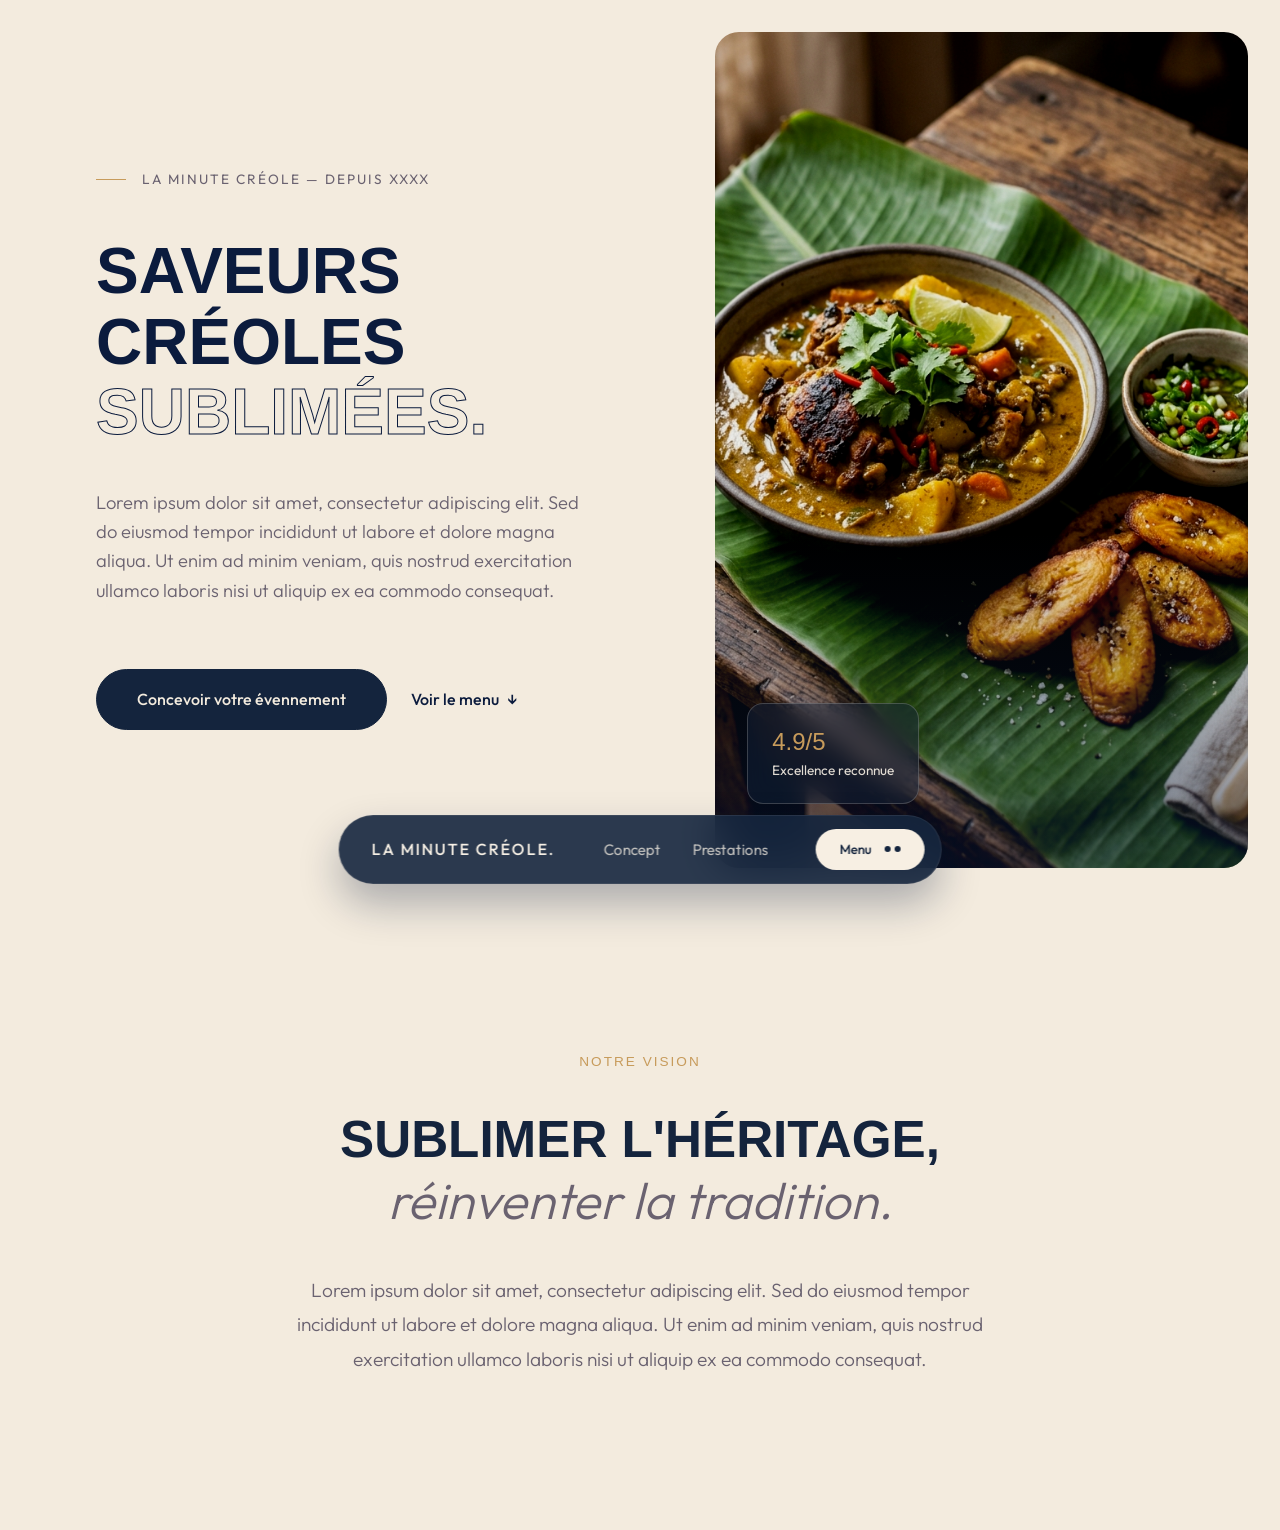
<file: concept-2/index.html>
<!DOCTYPE html>
<html lang="fr">

<head>
    <meta charset="UTF-8">
    <meta name="viewport" content="width=device-width, initial-scale=1.0">
    <title>La Minute Créole | L'Épure Tropicale</title>
    <link rel="stylesheet" href="style.css">
</head>

<body>

    <div class="fullscreen-menu" id="fullMenu">
        <div class="menu-content">
            <div class="menu-col">
                <span class="menu-label">Découvrir</span>
                <a href="#">Nos Prestations</a>
                <a href="#">L'album Photos</a>
            </div>
            <div class="menu-col">
                <span class="menu-label">Événements</span>
                <a href="#">Mariages & Célébrations</a>
                <a href="#">Galas & Réceptions</a>
                <a href="#">Anniversaires</a>
            </div>
            <div class="menu-col">
                <span class="menu-label">Échanger</span>
                <a href="#">Concevoir son évennement</a>
                <a href="#">Contact</a>
            </div>
        </div>
    </div>

    <header class="hero-modern">
        <div class="hero-text-side">
            <div class="brand-tag">La Minute Créole — Depuis XXXX</div>

            <div class="title-wrapper">
                <h1>Saveurs créoles</h1>
                <h1 class="text-accent">Sublimées.</h1>
            </div>

            <p class="hero-description">
                Lorem ipsum dolor sit amet, consectetur adipiscing elit. Sed do eiusmod tempor incididunt ut labore et
                dolore magna aliqua. Ut enim ad minim veniam, quis nostrud exercitation ullamco laboris nisi ut aliquip
                ex ea commodo consequat.
            </p>

            <div class="cta-group">
                <a href="#devis" class="btn-primary">Concevoir votre évennement</a>
                <a href="#galerie" class="btn-secondary">Voir le menu<span>↓</span></a>
            </div>
        </div>

        <div class="hero-image-side">
            <img src="hero-bg-creole.png"
                alt="Assiette creole haut de gamme avec produits de la mer et epices tropicales">
            <div class="image-overlay"></div>

            <div class="floating-stat">
                <span class="stat-number">4.9/5</span>
                <span class="stat-text">Excellence reconnue</span>
            </div>
        </div>
    </header>

    <section id="concept" class="intro-section">
        <div class="intro-container">
            <span class="section-subtitle">Notre Vision</span>
            <h2>Sublimer l'héritage, <br><span class="text-accent-alt">réinventer la tradition.</span></h2>
            <p>
                Lorem ipsum dolor sit amet, consectetur adipiscing elit. Sed do eiusmod tempor incididunt ut labore et
                dolore magna aliqua. Ut enim ad minim veniam, quis nostrud exercitation ullamco laboris nisi ut aliquip
                ex ea commodo consequat.
            </p>
        </div>
    </section>

    <nav class="floating-nav">
        <div class="nav-brand">La Minute Créole.</div>
        <div class="nav-links desktop-only">
            <a href="#concept">Concept</a>
            <a href="#prestations">Prestations</a>
        </div>
        <button class="menu-trigger" onclick="toggleMenu()">
            <span class="menu-text">Menu</span>
            <div class="menu-dots">
                <div class="dot"></div>
                <div class="dot"></div>
            </div>
        </button>
    </nav>

    <script>
        function toggleMenu() {
            const menu = document.getElementById('fullMenu');
            const body = document.body;
            menu.classList.toggle('active');

            // Empêcher le scroll quand le menu est ouvert
            if (menu.classList.contains('active')) {
                body.style.overflow = 'hidden';
            } else {
                body.style.overflow = 'auto';
            }
        }
    </script>
</body>

</html>
</file>
<file: concept-2/style.css>
@import url('https://fonts.googleapis.com/css2?family=Outfit:wght@300;400;500&family=Syncopate:wght@700&display=swap');

:root {
    /* Couleurs Modernes - Thème Bleu Chaud & Épices */
    --bg-dark: #14243d; /* Bleu nuit chaud, discret */
    --bg-light: #f3ebde; /* Sable clair plus subtil */
    --accent-spice: #c79b5b; /* Doré adouci */
    --text-primary: #0B1B3D; /* Reprise du bleu sombre pour le texte principal */
    --text-muted: #6a6270; /* Taupe froid-chaud plus discret */
    
    /* Typographie */
    --font-extended: 'Syncopate', sans-serif;
    --font-geo: 'Outfit', sans-serif;
    
    --transition-smooth: 0.6s cubic-bezier(0.16, 1, 0.3, 1);
}

* {
    margin: 0;
    padding: 0;
    box-sizing: border-box;
}

body {
    font-family: var(--font-geo);
    background-color: var(--bg-light);
    color: var(--text-primary);
    overflow-x: hidden;
}

/* --- HERO SECTION SPLIT --- */
.hero-modern {
    display: grid;
    grid-template-columns: 1.1fr 0.9fr;
    min-height: 100vh;
    padding: 2rem;
    gap: 2rem;
}

.hero-text-side {
    display: flex;
    flex-direction: column;
    justify-content: center;
    padding: 0 4rem;
}

.brand-tag {
    font-size: 0.85rem;
    text-transform: uppercase;
    letter-spacing: 2px;
    color: var(--text-muted);
    margin-bottom: 3rem;
    display: flex;
    align-items: center;
    gap: 1rem;
}

.brand-tag::before {
    content: '';
    width: 30px;
    height: 1px;
    background-color: var(--accent-spice);
}

.title-wrapper h1 {
    font-family: var(--font-extended);
    font-size: clamp(3rem, 5vw, 5rem);
    line-height: 1.1;
    color: var(--text-primary);
    text-transform: uppercase;
}

.title-wrapper .text-accent {
    color: var(--bg-light); /* Rend le texte invisible à part le contour */
    -webkit-text-stroke: 1px var(--text-primary);
    color: transparent;
}

.hero-description {
    margin-top: 2.5rem;
    font-size: 1.15rem;
    line-height: 1.6;
    color: var(--text-muted);
    max-width: 500px;
    font-weight: 300;
}

.cta-group {
    margin-top: 4rem;
    display: flex;
    gap: 1.5rem;
    align-items: center;
}

.btn-primary {
    background-color: var(--bg-dark);
    color: var(--bg-light);
    padding: 1.2rem 2.5rem;
    border-radius: 100px;
    text-decoration: none;
    font-weight: 500;
    font-size: 1rem;
    transition: var(--transition-smooth);
    border: 1px solid var(--bg-dark);
}

.btn-primary:hover {
    background-color: var(--accent-spice);
    border-color: var(--accent-spice);
    color: #faf7f2;
    transform: translateY(-4px);
    box-shadow: 0 10px 20px rgba(212, 175, 55, 0.25);
}

.btn-secondary {
    color: var(--text-primary);
    text-decoration: none;
    font-weight: 500;
    display: flex;
    align-items: center;
    gap: 0.5rem;
    transition: var(--transition-smooth);
}

.btn-secondary:hover {
    color: var(--accent-spice);
}

/* --- HERO IMAGE SIDE --- */
.hero-image-side {
    position: relative;
    border-radius: 24px;
    overflow: hidden;
    height: calc(100vh - 4rem);
}

.hero-image-side img {
    width: 100%;
    height: 100%;
    object-fit: cover;
    filter: brightness(0.9) contrast(1.1); /* Légèrement assombri pour le côté premium */
}

.image-overlay {
    position: absolute;
    top: 0;
    left: 0;
    width: 100%;
    height: 100%;
    /* Overlay bleu très subtil pour lier l'image au reste du site */
    background: linear-gradient(to top, rgba(11, 27, 61, 0.5) 0%, transparent 40%);
}

.floating-stat {
    position: absolute;
    bottom: 4rem;
    left: 2rem;
    background: rgba(22, 38, 63, 0.45); /* Fond bleuté chaud transparent */
    backdrop-filter: blur(12px);
    -webkit-backdrop-filter: blur(12px);
    border: 1px solid rgba(248, 241, 230, 0.2);
    padding: 1.5rem;
    border-radius: 16px;
    color: #f8f1e6;
    display: flex;
    flex-direction: column;
    gap: 0.3rem;
}

.stat-number {
    font-family: var(--font-extended);
    font-size: 1.5rem;
    color: var(--accent-spice);
}

.stat-text {
    font-size: 0.85rem;
    opacity: 0.9;
}

/* --- SECTION INTRO (SCROLL) --- */
.intro-section {
    padding: 8rem 2rem;
    background-color: var(--bg-light);
    display: flex;
    justify-content: center;
    align-items: center;
    min-height: 70vh;
}

.intro-container {
    max-width: 900px;
    text-align: center;
}

.section-subtitle {
    font-family: var(--font-extended);
    font-size: 0.85rem;
    color: var(--accent-spice);
    text-transform: uppercase;
    letter-spacing: 2px;
    display: block;
    margin-bottom: 2.5rem;
}

.intro-container h2 {
    font-family: var(--font-extended);
    font-size: clamp(2rem, 4vw, 3.5rem);
    color: var(--bg-dark);
    line-height: 1.2;
    margin-bottom: 2.5rem;
    text-transform: uppercase;
}

.text-accent-alt {
    font-family: var(--font-geo);
    font-style: italic;
    text-transform: none;
    font-weight: 300;
    color: var(--text-muted);
}

.intro-container p {
    font-size: 1.2rem;
    line-height: 1.8;
    color: var(--text-muted);
    max-width: 700px;
    margin: 0 auto;
    font-weight: 300;
}

/* --- NAVIGATION FLOTTANTE --- */
.floating-nav {
    position: fixed;
    bottom: 1rem;
    left: 50%;
    transform: translateX(-50%);
    background: rgba(22, 38, 63, 0.9); /* Bleu nuit chaud */
    backdrop-filter: blur(20px);
    -webkit-backdrop-filter: blur(20px);
    padding: 0.8rem 1rem 0.8rem 2rem;
    border-radius: 100px;
    display: flex;
    align-items: center;
    gap: 3rem;
    z-index: 1000;
    border: 1px solid rgba(248, 241, 230, 0.08);
    box-shadow: 0 20px 40px rgba(11, 27, 61, 0.3);
}

.nav-brand {
    font-family: var(--font-geo);
    font-weight: 500;
    text-transform: uppercase;
    letter-spacing: 2px;
    color: #f8f1e6;
    font-size: 1rem;
}

.nav-links {
    display: flex;
    gap: 2rem;
}

.nav-links a {
    color: rgba(248, 241, 230, 0.75);
    text-decoration: none;
    font-size: 0.95rem;
    transition: var(--transition-smooth);
}

.nav-links a:hover {
    color: #f8f1e6;
}

.menu-trigger {
    background: #f7efe3;
    border: none;
    padding: 0.8rem 1.5rem;
    border-radius: 100px;
    display: flex;
    align-items: center;
    gap: 0.8rem;
    cursor: pointer;
    font-family: var(--font-geo);
    font-weight: 500;
    color: var(--bg-dark);
    transition: var(--transition-smooth);
}

.menu-trigger:hover {
    background: var(--accent-spice);
    color: #f8f1e6;
}

.menu-dots {
    display: flex;
    gap: 4px;
}

.dot {
    width: 6px;
    height: 6px;
    background: var(--bg-dark);
    border-radius: 50%;
    transition: var(--transition-smooth);
}

.menu-trigger:hover .dot {
    background: #f8f1e6;
}

/* --- FULLSCREEN MENU OVERLAY --- */
.fullscreen-menu {
    position: fixed;
    top: 0;
    left: 0;
    width: 100%;
    height: 100vh;
    background: var(--bg-dark);
    z-index: 999;
    display: flex;
    align-items: center;
    justify-content: center;
    opacity: 0;
    visibility: hidden;
    transition: var(--transition-smooth);
    transform: translateY(20px);
}

.fullscreen-menu.active {
    opacity: 1;
    visibility: visible;
    transform: translateY(0);
}

.menu-content {
    display: grid;
    grid-template-columns: repeat(3, 1fr);
    gap: 6rem;
    width: 100%;
    max-width: 1200px;
    padding: 0 2rem;
}

.menu-col {
    display: flex;
    flex-direction: column;
    gap: 1.5rem;
}

.menu-label {
    font-family: var(--font-geo);
    font-weight: 500;
    text-transform: uppercase;
    letter-spacing: 2px;
    color: var(--accent-spice);
    font-size: 0.85rem;
    margin-bottom: 1rem;
}

.menu-col a {
    color: #f8f1e6;
    text-decoration: none;
    font-size: 2.5rem;
    font-weight: 300;
    transition: var(--transition-smooth);
    opacity: 0.7;
}

.menu-col a:hover {
    opacity: 1;
    transform: translateX(10px);
    color: var(--accent-spice);
}

/* --- RESPONSIVE --- */
@media (max-width: 1024px) {
    .hero-modern {
        grid-template-columns: 1fr;
        padding: 1rem;
    }

    .hero-text-side {
        padding: 4rem 2rem;
        order: 2;
    }

    .hero-image-side {
        height: 60vh;
        order: 1;
    }
    
    .desktop-only {
        display: none;
    }

    .menu-content {
        grid-template-columns: 1fr;
        gap: 3rem;
        text-align: center;
    }

    .menu-col a {
        font-size: 2rem;
    }
    
    .intro-section {
        padding: 4rem 2rem;
    }
}
</file>
